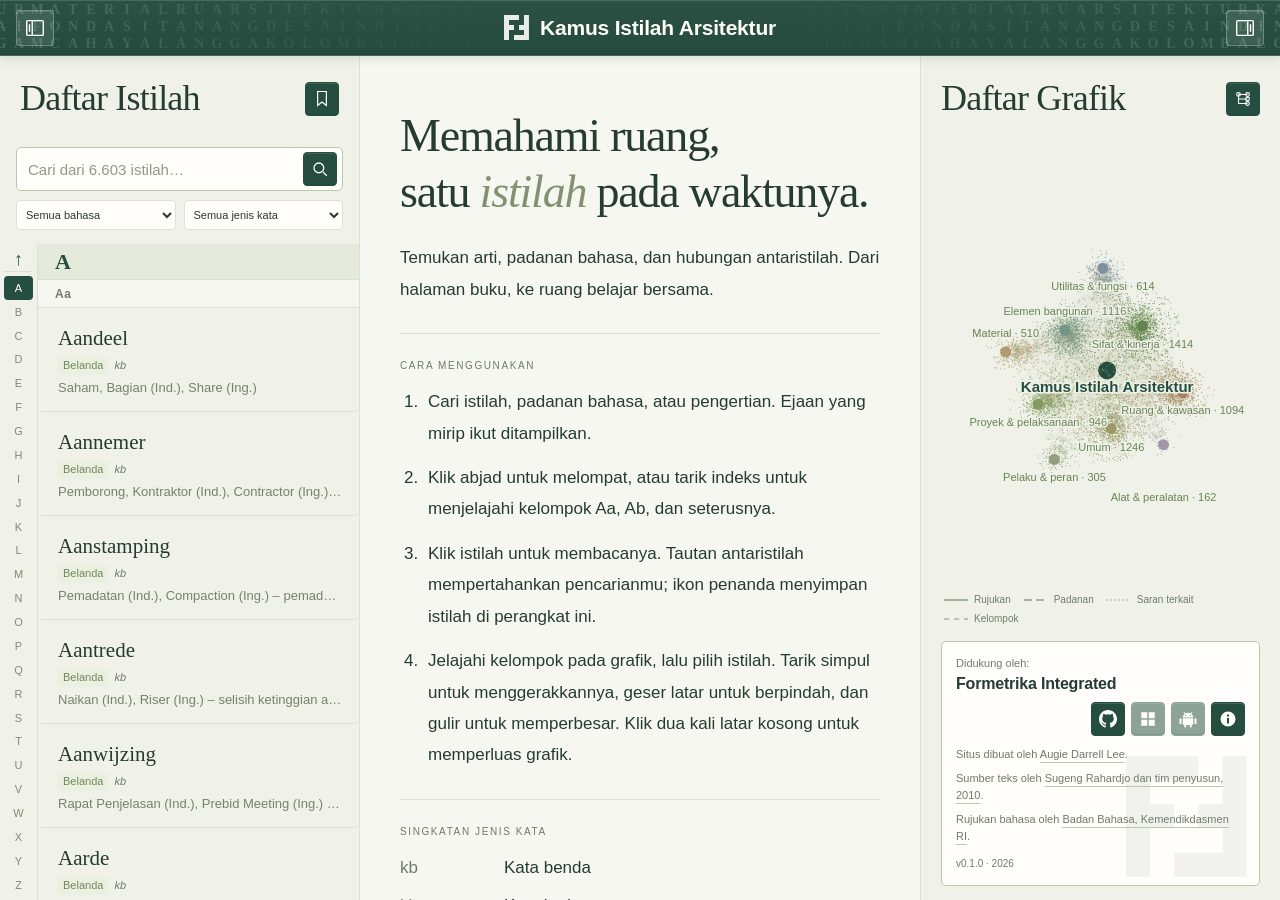
<file: index.html>
<!doctype html>
<html lang="id">
<head>
<meta charset="utf-8"><meta name="viewport" content="width=device-width, initial-scale=1">
<meta name="description" content="Kamus Istilah Arsitektur karya Sugeng Rahardjo. Cari istilah lintas bahasa, baca rujukan, dan jelajahi ilustrasi.">
<meta name="theme-color" content="#254d40"><title>Kamus Istilah Arsitektur</title>
<link rel="icon" href="assets/images/favicon.svg?v=20261027-57" type="image/svg+xml"><link rel="stylesheet" href="assets/css/base.css?v=20261027-57"><link rel="stylesheet" href="assets/css/styles.css?v=20261027-57"><link rel="stylesheet" href="assets/css/theme.css?v=20261027-57">
<script src="site-config.js?v=20261027-57" defer></script><script src="assets/js/kbbi-format.js?v=20261027-57" defer></script><script src="assets/js/reader-data.js?v=20261027-57" defer></script><script src="data/reader.js?v=20261027-57" defer></script><script src="data/reference-cache.js?v=20261027-57" defer></script><script src="assets/js/shared.js?v=20261027-57" defer></script><script src="assets/js/search.js?v=20261027-57" defer></script><script src="assets/js/references.js?v=20261027-57" defer></script><script src="assets/js/graph-input.js?v=20261027-57" defer></script><script src="assets/js/graph.js?v=20261027-57" defer></script><script src="assets/js/global-graph.js?v=20261027-57" defer></script><script src="assets/js/list-layout.js?v=20261027-57" defer></script><script src="assets/js/alphabet-rail.js?v=20261027-57" defer></script><script src="assets/js/entry-content.js?v=20261027-57" defer></script><script src="assets/js/panel-layout.js?v=20261027-57" defer></script><script src="assets/js/entry-view.js?v=20261027-57" defer></script><script src="assets/js/app.js?v=20261027-57" defer></script>
</head>
<body>
<a class="skip" href="#search">Langsung ke pencarian</a>

<header class="site-header" aria-label="Navigasi utama"><button id="toggle-terms" class="titlebar-toggle" aria-controls="sidebar" aria-expanded="true" aria-label="Sembunyikan Daftar Istilah" title="Daftar Istilah"><svg viewBox="0 0 24 24" aria-hidden="true"><rect x="3" y="4" width="18" height="16" rx="1"/><path d="M9 4v16M6 8v8"/></svg></button><a id="home-link" class="site-title" href="#home" aria-label="Kamus Istilah Arsitektur, beranda"><span class="titlebar-brand" aria-hidden="true"></span><span class="site-title-text">Kamus Istilah Arsitektur</span></a><button id="toggle-graph" class="titlebar-toggle" aria-controls="visual-panel" aria-expanded="true" aria-label="Sembunyikan Daftar Grafik" title="Daftar Grafik"><svg viewBox="0 0 24 24" aria-hidden="true"><rect x="3" y="4" width="18" height="16" rx="1"/><path d="M15 4v16M18 8v8"/></svg></button></header>
<div class="app-shell">
<aside class="sidebar" id="sidebar" aria-label="Daftar istilah">

<div class="column-heading list-heading"><h2 class="column-title">Daftar Istilah</h2><button id="nav-saved" class="heading-icon bookmark-toggle" aria-label="Tampilkan istilah tersimpan" aria-pressed="false"><svg viewBox="0 0 16 20" aria-hidden="true"><path d="M3 2h10v16l-5-4-5 4V2Z"/></svg></button></div>

<div id="sidebar-search-slot" class="sidebar-search"><div id="search-controls" class="search-controls"><form id="search-form" class="search-box" role="search"><label class="sr-only" for="search">Cari istilah, padanan, atau pengertian</label><input id="search" type="search" aria-keyshortcuts="/" placeholder="Cari dari 6.603 istilah…" autocomplete="off" spellcheck="false"><button id="search-action" class="search-submit" type="submit" aria-label="Cari istilah"><svg viewBox="0 0 24 24" aria-hidden="true"><circle cx="10.5" cy="10.5" r="6.5"/><path d="m16 16 5 5"/></svg></button></form><div class="filters"><label><span class="sr-only">Bahasa istilah</span><select id="language"><option value="">Semua bahasa</option></select></label><label><span class="sr-only">Jenis kata</span><select id="word-type"><option value="">Semua jenis kata</option><option value="kb">Kata benda · kb</option><option value="kk">Kata kerja · kk</option><option value="aj">Kata sifat · aj</option><option value="ks">Kata sambung · ks</option><option value="other">Label lainnya</option></select></label></div></div></div>
<span id="result-count" class="sr-only" role="status" aria-live="polite"></span>
<div class="index-and-list"><nav id="alphabet" class="alphabet" aria-label="Indeks abjad"></nav><output id="alphabet-preview" class="alphabet-preview" aria-hidden="true" hidden></output><div id="term-scroll" class="term-scroll" tabindex="0" aria-label="Daftar istilah, gulir untuk menjelajahi A sampai Z"><div id="results" role="list"></div></div><div id="suggestions" class="suggestions" aria-live="polite"></div></div>
</aside>
<main class="workspace">


<div class="reading-layout"><div class="center-column"><section id="entry-header" class="entry-summary" aria-label="Istilah terpilih" hidden></section><div id="reader-scroll" class="reader-scroll" tabindex="0" aria-label="Bacaan istilah"><div class="reader-grid"><section id="home-content" class="home-content" aria-labelledby="home-title" hidden>
<h1 id="home-title">Memahami ruang,<br>satu <em>istilah</em> pada waktunya.</h1>
<p class="home-intro">Temukan arti, padanan bahasa, dan hubungan antaristilah. Dari halaman buku, ke ruang belajar bersama.</p>

<section class="content-section home-section"><h2 class="mini-label">CARA MENGGUNAKAN</h2><ol class="usage-list"><li>Cari istilah, padanan bahasa, atau pengertian. Ejaan yang mirip ikut ditampilkan.</li><li>Klik abjad untuk melompat, atau tarik indeks untuk menjelajahi kelompok Aa, Ab, dan seterusnya.</li><li>Klik istilah untuk membacanya. Tautan antaristilah mempertahankan pencarianmu; ikon penanda menyimpan istilah di perangkat ini.</li><li>Jelajahi kelompok pada grafik, lalu pilih istilah. Tarik simpul untuk menggerakkannya, geser latar untuk berpindah, dan gulir untuk memperbesar. Klik dua kali latar kosong untuk memperluas grafik.</li></ol></section>
<section class="content-section home-section"><h2 class="mini-label">SINGKATAN JENIS KATA</h2><dl class="abbreviation-list"><dt>kb</dt><dd>Kata benda</dd><dt>kk</dt><dd>Kata kerja</dd><dt>aj</dt><dd>Kata sifat</dd><dt>ks</dt><dd>Kata sambung</dd><dt>kkt</dt><dd>Kata kerja transitif</dd></dl></section>
<section class="content-section home-section"><h2 class="mini-label">SINGKATAN BAHASA</h2><dl class="abbreviation-list"><dt>Ind.</dt><dd>Indonesia</dd><dt>Ing.</dt><dd>Inggris</dd><dt>Bld.</dt><dd>Belanda</dd><dt>Per.</dt><dd>Prancis</dd><dt>Jer.</dt><dd>Jerman</dd><dt>Lat.</dt><dd>Latin</dd><dt>Ar.</dt><dd>Arab</dd><dt>It.</dt><dd>Italia</dd><dt>Jw.</dt><dd>Jawa</dd><dt>Sd.</dt><dd>Sunda</dd><dt>Jp.</dt><dd>Jepang</dd></dl></section>
<section class="content-section home-section"><h2 class="mini-label">SINGKATAN LAIN</h2><dl class="abbreviation-list"><dt>lih.</dt><dd>Lihat istilah yang dirujuk</dd><dt>mis.</dt><dd>Misalnya</dd><dt>dsb.</dt><dd>Dan sebagainya</dd></dl></section>
</section><article id="detail" class="detail" aria-label="Detail istilah"><section id="images-panel" class="content-section entry-media" aria-label="Gambar"><div class="visual-heading"><h3 class="mini-label">GAMBAR</h3></div><p id="media-status" class="online-status" aria-live="polite"></p><div class="entry-gallery"><div id="curated-images"></div><div id="media-results" class="media-results"></div></div><a id="google-images-link" class="google-images-link" target="_blank" rel="noopener noreferrer">Lihat hasil Google Gambar ↗</a></section></article></div><div id="mobile-footer-slot" class="mobile-footer-slot"></div></div></div><aside id="visual-panel" class="visual-panel" aria-label="Grafik Istilah"><div class="column-heading graph-column-heading"><h2 class="column-title">Daftar Grafik</h2><button id="graph-view-toggle" class="heading-icon" aria-label="Tampilan grafik" aria-haspopup="menu" aria-controls="graph-view-menu" aria-expanded="false"><svg viewBox="0 0 24 24" aria-hidden="true"><path d="M6 6h12M6 6v12h12M6 12h12"/><circle cx="6" cy="6" r="2.5"/><circle cx="18" cy="6" r="2.5"/><circle cx="18" cy="12" r="2.5"/><circle cx="18" cy="18" r="2.5"/></svg></button><div id="graph-view-menu" class="graph-view-menu" role="menu" hidden><button role="menuitemradio" aria-checked="false" data-graph-choice="local:1">Lokal · 1 langkah</button><button role="menuitemradio" aria-checked="false" data-graph-choice="local:2">Lokal · 2 langkah</button><button role="menuitemradio" aria-checked="false" data-graph-choice="local:3">Lokal · 3 langkah</button></div></div><div id="graph-panel" aria-label="Grafik hubungan istilah"></div><footer class="site-footer" aria-label="Tentang situs"><img class="footer-watermark" src="assets/images/formetrika.svg" alt="" aria-hidden="true"><div class="footer-heading"><div class="sponsor-copy"><p class="sponsor-label">Didukung oleh:</p><p class="sponsor-name">Formetrika Integrated</p></div><div class="footer-actions"><a id="footer-github-link" class="heading-icon footer-action" role="button" aria-label="GitHub · segera hadir" aria-disabled="true" tabindex="0" title="GitHub · segera hadir" target="_blank" rel="noopener noreferrer"><svg viewBox="0 0 24 24" aria-hidden="true"><path d="M12 0C5.37 0 0 5.373 0 12c0 5.303 3.438 9.8 8.205 11.385.6.113.82-.258.82-.577v-2.234c-3.338.726-4.043-1.416-4.043-1.416-.546-1.387-1.333-1.756-1.333-1.756-1.09-.745.083-.729.083-.729 1.205.085 1.839 1.237 1.839 1.237 1.07 1.834 2.807 1.304 3.492.997.108-.775.418-1.305.762-1.605-2.665-.304-5.467-1.334-5.467-5.931 0-1.31.469-2.381 1.236-3.221-.123-.303-.535-1.523.117-3.176 0 0 1.008-.322 3.301 1.23a11.5 11.5 0 0 1 6.006 0c2.291-1.552 3.297-1.23 3.297-1.23.654 1.653.242 2.873.119 3.176.77.84 1.235 1.911 1.235 3.221 0 4.609-2.807 5.624-5.479 5.921.43.372.823 1.102.823 2.222v3.294c0 .322.216.694.825.576C20.565 21.797 24 17.3 24 12 24 5.373 18.627 0 12 0Z"/></svg></a><a id="download-windows" class="heading-icon footer-action" role="button" aria-label="Unduh untuk Windows · segera hadir" aria-disabled="true" tabindex="0" title="Windows · segera hadir" target="_blank" rel="noopener noreferrer"><svg viewBox="0 0 24 24" aria-hidden="true"><path d="M3 3h8v8H3Zm10 0h8v8h-8ZM3 13h8v8H3Zm10 0h8v8h-8Z" fill="currentColor" stroke="none"/></svg></a><a id="download-android" class="heading-icon footer-action" role="button" aria-label="Unduh untuk Android · segera hadir" aria-disabled="true" tabindex="0" title="Android · segera hadir" target="_blank" rel="noopener noreferrer"><svg viewBox="0 0 24 24" aria-hidden="true"><path fill-rule="evenodd" d="m7.4 5.1-1.2-2a.6.6 0 0 1 1-.6l1.3 2.1a8 8 0 0 1 7 0l1.3-2.1a.6.6 0 0 1 1 .6l-1.2 2A7 7 0 0 1 19 10H5a7 7 0 0 1 2.4-4.9ZM8 7.2a.8.8 0 1 0 1.6 0 .8.8 0 0 0-1.6 0Zm6.4 0a.8.8 0 1 0 1.6 0 .8.8 0 0 0-1.6 0Z"/><path d="M5 11h14v7a2 2 0 0 1-2 2v2a1.3 1.3 0 0 1-2.6 0v-2H9.6v2A1.3 1.3 0 0 1 7 22v-2a2 2 0 0 1-2-2ZM2 11a1.3 1.3 0 0 1 1.3 1.3v5.4a1.3 1.3 0 0 1-2.6 0v-5.4A1.3 1.3 0 0 1 2 11Zm20 0a1.3 1.3 0 0 1 1.3 1.3v5.4a1.3 1.3 0 0 1-2.6 0v-5.4A1.3 1.3 0 0 1 22 11Z"/></svg></a><button id="nav-about" class="heading-icon info-button" aria-label="Tentang kamus" aria-expanded="false"><svg viewBox="0 0 24 24" aria-hidden="true"><path fill-rule="evenodd" d="M12 2a10 10 0 1 0 0 20 10 10 0 0 0 0-20Zm-1.3 4h2.6v2.6h-2.6Zm0 4.5h2.6V18h-2.6Z"/></svg></button></div></div><p id="maintainer-credit"></p><p>Sumber teks oleh <a href="https://kamusarsitektur.blogspot.com/p/pengantar-dari-penyusun.html" target="_blank" rel="noopener noreferrer">Sugeng Rahardjo dan tim penyusun, 2010</a>.</p><p>Rujukan bahasa oleh <a href="https://kbbi.kemendikdasmen.go.id/" target="_blank" rel="noopener noreferrer" title="KBBI Daring — Badan Pengembangan dan Pembinaan Bahasa, Kementerian Pendidikan Dasar dan Menengah">Badan Bahasa, Kemendikdasmen RI</a>.</p><p id="footer-version" class="footer-version">v0.1.0 · 2026</p></footer></aside></div>
</main>
</div>
<button id="sidebar-backdrop" class="sidebar-backdrop" hidden aria-label="Tutup panel"></button>
<dialog id="about-dialog" aria-labelledby="about-title"><button class="dialog-close" id="close-about" aria-label="Tutup">×</button><div class="eyebrow">TENTANG KAMUS</div><h2 id="about-title">Pengetahuan yang<br>terus hidup.</h2><p><strong>Kamus Istilah Arsitektur 2010</strong> disusun oleh Dr. Ir. Sugeng Rahardjo, M.Arch. Sumber digital berasal dari blog Rudy Novian / tim penyusun.</p><p id="about-stats"></p><p id="about-maintainer"></p><p>Teks sumber dan atribusi penyusun dipertahankan. Padanan serta rujukan otomatis tetap memerlukan pemeriksaan penyunting. Wikipedia, Wiktionary, dan gambar daring membutuhkan internet; halaman yang belum ditemukan tidak diberi tautan tebakan.</p><p>Hak atas teks kamus tetap pada pemilik karya. Status izin dan lisensi materi sumber terpisah dari kode situs.</p><div class="about-links"><a href="https://kamusarsitektur.blogspot.com/p/pengantar-dari-penyusun.html" target="_blank" rel="noopener noreferrer">Pengantar penyusun ↗</a><a href="https://kamusarsitektur.blogspot.com/p/sugeng-rahardjo-riwayat-hidup.html" target="_blank" rel="noopener noreferrer">Tentang penyusun ↗</a><a id="editor-link" href="editor.html">Penyunting istilah ↗</a><a id="github-link" hidden target="_blank" rel="noopener noreferrer">GitHub ↗</a></div></dialog>
<div id="toast" role="status" class="toast" hidden></div>
</body></html>
</file>
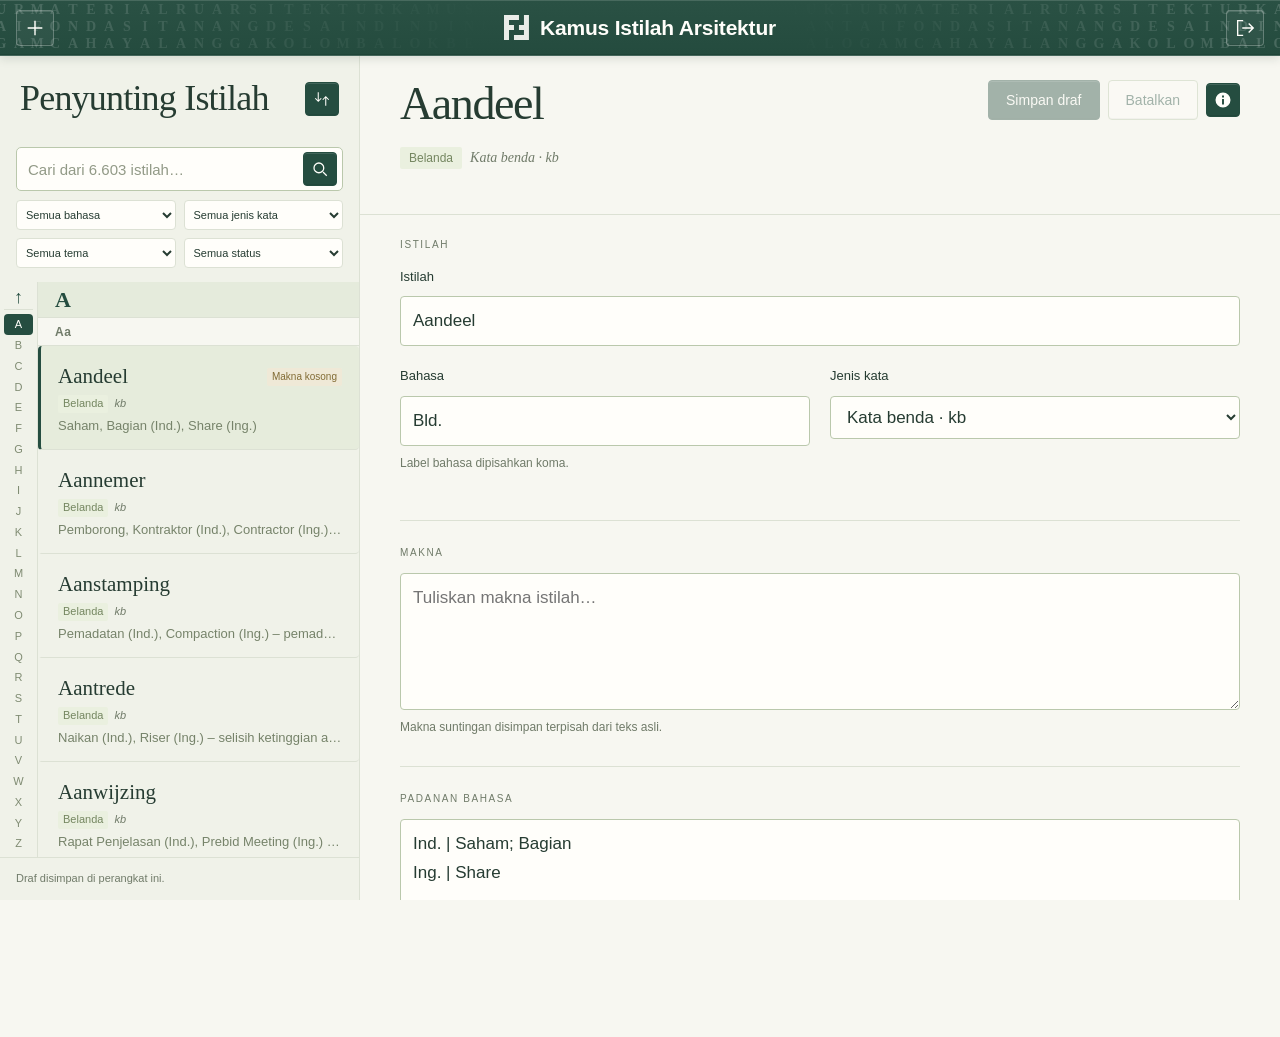
<file: editor.html>
<!doctype html>
<html lang="id">
<head>
<meta charset="utf-8">
<meta name="viewport" content="width=device-width,initial-scale=1">
<meta name="robots" content="noindex">
<meta name="theme-color" content="#254d40">
<title>Kamus Istilah Arsitektur</title>
<link rel="icon" href="assets/images/favicon.svg?v=20261027-57" type="image/svg+xml">
<link rel="stylesheet" href="assets/css/theme.css?v=20261027-57">
<link rel="stylesheet" href="assets/css/base.css?v=20261027-57">
<link rel="stylesheet" href="assets/css/styles.css?v=20261027-57">
<link rel="stylesheet" href="assets/css/editor.css?v=20261027-57">
<script src="site-config.js?v=20261027-57" defer></script>
<script src="assets/js/kbbi-format.js?v=20261027-57" defer></script>
<script src="data/dictionary.js?v=20261027-57" defer></script>
<script src="assets/js/shared.js?v=20261027-57" defer></script>
<script src="assets/js/entry-content.js?v=20261027-57" defer></script>
<script src="assets/js/reader-data.js?v=20261027-57" defer></script>
<script src="assets/js/search.js?v=20261027-57" defer></script>
<script src="assets/js/associations-builder.js?v=20261027-57" defer></script>
<script src="assets/js/list-layout.js?v=20261027-57" defer></script>
<script src="assets/js/alphabet-rail.js?v=20261027-57" defer></script>
<script src="assets/js/panel-layout.js?v=20261027-57" defer></script>
<script src="assets/js/entry-view.js?v=20261027-57" defer></script>
<script src="assets/js/editor-model.js?v=20261027-57" defer></script>
<script src="assets/js/editor.js?v=20261027-57" defer></script>
</head>
<body class="editor-body">
<a class="skip" href="#editor-search">Langsung ke pencarian</a>
<header class="site-header" aria-label="Navigasi penyunting">
  <button id="new-entry" class="titlebar-toggle" aria-label="Tambah istilah" title="Tambah istilah"><svg viewBox="0 0 24 24" aria-hidden="true"><path d="M12 4v16M4 12h16"/></svg></button>
  <span class="site-title"><span class="titlebar-brand" aria-hidden="true"></span><span class="site-title-text">Kamus Istilah Arsitektur</span></span>
  <a id="exit-editor" class="titlebar-toggle" href="index.html" aria-label="Keluar penyunting dan kembali ke kamus" title="Kembali ke kamus"><svg viewBox="0 0 24 24" aria-hidden="true"><path d="M10 4H4v16h6M9 12h12m-5-5 5 5-5 5"/></svg></a>
</header>
<div class="app-shell editor-shell">
  <aside id="sidebar" class="sidebar editor-sidebar" aria-label="Penyunting istilah">
    <div class="column-heading list-heading">
      <h1 class="column-title">Penyunting Istilah</h1>
      <button id="editor-tools-toggle" class="heading-icon" aria-label="Kelola data" title="Kelola data" aria-haspopup="menu" aria-expanded="false" aria-controls="editor-tools-menu"><svg viewBox="0 0 24 24" aria-hidden="true"><path d="M7 3v12m-4-4 4 4 4-4M17 21V9m-4 4 4-4 4 4"/></svg></button>
      <div id="editor-tools-menu" class="graph-view-menu" role="menu" hidden>
        <button id="import-button" role="menuitem">Buka data JSON</button>
        <button id="export-data" role="menuitem">Unduh pembaruan ZIP</button>
        <button id="restore-site" role="menuitem">Cadangkan draf &amp; buka data situs</button>
      </div>
    </div>
    <input id="import-data" type="file" accept=".json,application/json" hidden>
    <div class="sidebar-search">
      <form id="editor-search-form" class="search-box" role="search">
        <label class="sr-only" for="editor-search">Cari istilah untuk disunting</label>
        <input id="editor-search" type="search" placeholder="Cari dari 6.603 istilah…" autocomplete="off" spellcheck="false">
        <button id="editor-search-action" class="search-submit" type="submit" aria-label="Cari istilah"><svg viewBox="0 0 24 24" aria-hidden="true"><circle cx="10.5" cy="10.5" r="6.5"/><path d="m16 16 5 5"/></svg></button>
      </form>
      <div class="filters">
        <label><span class="sr-only">Bahasa istilah</span><select id="editor-language"><option value="">Semua bahasa</option></select></label>
        <label><span class="sr-only">Jenis kata</span><select id="editor-word-type"><option value="">Semua jenis kata</option><option value="kb">Kata benda · kb</option><option value="kk">Kata kerja · kk</option><option value="aj">Kata sifat · aj</option><option value="ks">Kata sambung · ks</option><option value="other">Label lainnya</option></select></label>
        <label><span class="sr-only">Tema istilah</span><select id="editor-theme"><option value="">Semua tema</option></select></label>
        <label><span class="sr-only">Status istilah</span><select id="editor-status"><option value="">Semua status</option></select></label>
      </div>
    </div>
    <span id="editor-count" class="sr-only" role="status" aria-live="polite"></span>
    <div class="index-and-list">
      <nav id="editor-alphabet" class="alphabet" aria-label="Indeks abjad"></nav>
      <output id="editor-alphabet-preview" class="alphabet-preview" aria-hidden="true" hidden></output>
      <div id="editor-list-scroll" class="term-scroll" tabindex="0" aria-label="Daftar istilah untuk disunting"><div id="editor-list" role="list"></div></div>
    </div>
    <p id="draft-status" class="editor-draft-status" role="status" aria-live="polite">Draf disimpan di perangkat ini.</p>
  </aside>
  <main id="editor-main" class="center-column editor-main">
    <section class="entry-summary" aria-label="Istilah yang disunting">
      <div class="entry-summary-inner">
        <button id="back-to-list" class="editor-back" type="button">← Daftar istilah</button>
        <div class="entry-heading"><h2 id="editing-title">Pilih sebuah istilah</h2><div class="editor-form-actions"><button id="save-entry" class="primary-button" form="entry-form" type="submit" disabled>Simpan draf</button><button id="cancel-edit" class="secondary-button" type="button" disabled>Batalkan</button><button id="editor-help" class="heading-icon info-button" aria-label="Cara menggunakan penyunting" aria-expanded="false"><svg viewBox="0 0 24 24" aria-hidden="true"><path fill-rule="evenodd" d="M12 2a10 10 0 1 0 0 20 10 10 0 0 0 0-20Zm-1.3 4h2.6v2.6h-2.6Zm0 4.5h2.6V18h-2.6Z"/></svg></button></div></div>
        <div id="editing-tags" class="detail-tags"></div>
        <p id="form-status" class="editor-form-status" role="status" aria-live="polite"></p>
      </div>
    </section>
    <div id="editor-scroll" class="reader-scroll">
      <div class="reader-grid">
        <form id="entry-form" class="editor-form" novalidate>
          <section class="content-section editor-section">
            <h3 class="mini-label">ISTILAH</h3>
            <label class="field">Istilah<input id="edit-term" required maxlength="200" placeholder="Contoh: Beton Bertulang"></label>
            <div class="form-columns">
              <label class="field">Bahasa<input id="edit-language" placeholder="Ind., Ing., Bld."><small>Label bahasa dipisahkan koma.</small></label>
              <label class="field">Jenis kata<select id="edit-word-type"><option value="">Belum ditandai</option><option value="kb">Kata benda · kb</option><option value="kk">Kata kerja · kk</option><option value="aj">Kata sifat · aj</option><option value="ks">Kata sambung · ks</option><option value="kkt">Kata kerja transitif · kkt</option><option value="adv">Kata keterangan · adv</option><option value="num">Kata bilangan · num</option><option value="pron">Kata ganti · pron</option><option value="p">Partikel · p</option><option value="interj">Kata seru · interj</option><option value="kkv">Label sumber · kkv</option></select></label>
            </div>
          </section>
          <section class="content-section editor-section">
            <h3 class="mini-label">MAKNA</h3>
            <label class="field"><span class="sr-only">Makna istilah</span><textarea id="edit-definition" rows="4" placeholder="Tuliskan makna istilah…"></textarea><small>Makna suntingan disimpan terpisah dari teks asli.</small></label>
            <details id="editor-kbbi-iii" class="supplemental-preview" hidden><summary>Makna dari KBBI III · rujukan</summary><div id="editor-kbbi-text" class="readonly-meaning"></div></details>
          </section>
          <section class="content-section editor-section">
            <h3 class="mini-label">PADANAN BAHASA</h3>
            <label class="field"><span class="sr-only">Padanan bahasa</span><textarea id="edit-translations" rows="3" placeholder="Ing. | Reinforced Concrete; RC&#10;Bld. | Gewapendbeton"></textarea><small>Satu bahasa per baris: bahasa | istilah; istilah lain.</small></label>
          </section>
          <section class="content-section editor-section">
            <h3 class="mini-label">LIHAT</h3>
            <label class="field"><span class="sr-only">Rujukan istilah</span><textarea id="edit-related" rows="3" placeholder="Acuan&#10;Formwork"></textarea><small>Satu istilah per baris.</small></label>
            <div id="editor-related-preview" class="related-chips"></div>
          </section>
          <section class="content-section editor-section">
            <h3 class="mini-label">GRAFIK ISTILAH</h3>
            <label class="check-label"><input id="edit-auto-themes" type="checkbox" checked>Gunakan pengelompokan otomatis</label>
            <div id="editor-current-themes" class="editor-theme-summary"></div>
            <details class="theme-picker"><summary>Pilih tema</summary><div id="edit-themes" class="theme-options"></div></details>
          </section>
          <section class="content-section editor-section">
            <h3 class="mini-label">GAMBAR</h3>
            <div id="image-fields" class="image-fields"></div>
            <details class="editor-advanced"><summary>Pencarian gambar daring</summary>
              <label class="field">Kata kunci pengganti<input id="edit-image-query" placeholder="Kosongkan untuk memakai istilah saat ini"></label>
              <label class="field">Konteks yang harus cocok<input id="edit-image-context" placeholder="Contoh: concrete, formwork, beton"><small>Pisahkan kata atau frasa dengan koma.</small></label>
            </details>
          </section>
          <section class="content-section editor-section">
            <h3 class="mini-label">BACA LEBIH LANJUT</h3>
            <div id="editor-reference-grid" class="reference-grid">
              <section id="editor-kbbi-link" class="reference-provider"><h4 class="provider-heading">KBBI VI</h4><a id="editor-kbbi-url" class="reference-link" target="_blank" rel="noopener noreferrer"></a></section>
              <section class="reference-provider"><label class="field"><span class="provider-heading">Wiktionary</span><textarea id="edit-wiktionary" rows="3" placeholder="URL artikel Wiktionary, satu per baris"></textarea></label></section>
              <section class="reference-provider"><label class="field"><span class="provider-heading">Wikipedia</span><textarea id="edit-wikipedia" rows="3" placeholder="URL artikel Wikipedia, satu per baris"></textarea></label></section>
            </div>
          </section>
          <section class="content-section editor-section">
            <h3 class="mini-label">SUMBER</h3>
            <div class="form-columns"><label class="field">Nama sumber<input id="edit-source-label" placeholder="Nama buku, penulis, atau sumber lain"></label><label class="field">URL sumber<input id="edit-source-url" type="url" placeholder="https://…"></label></div>
            <details class="source-original"><summary>Teks sumber asli</summary><p id="editing-id" class="entry-id"></p><pre id="original-text"></pre></details>
          </section>
          <section class="content-section editor-section">
            <h3 class="mini-label">TINJAUAN</h3>
            <p id="source-flags" class="source-flags"></p>
            <label class="field">Catatan perubahan<textarea id="edit-note" rows="2" placeholder="Contoh: Menyesuaikan tema dan memperbaiki ejaan."></textarea></label>
            <label class="check-label"><input id="edit-reviewed" type="checkbox">Tinjauan selesai</label>
            <p class="field-help">Draf tetap tersimpan di perangkat ini. Gunakan Kelola data untuk mengunduh ZIP pembaruan.</p>
          </section>
        </form>
      </div>
    </div>
  </main>
</div>
<dialog id="editor-help-dialog" aria-labelledby="editor-help-title">
  <button id="close-editor-help" class="dialog-close" aria-label="Tutup">×</button>
  <div class="eyebrow">PANDUAN PENYUNTING</div>
  <h2 id="editor-help-title">Merawat istilah,<br>menjaga sumber.</h2>
  <p>Cari istilah atau gunakan indeks abjad. Filter bahasa, jenis kata, tema, dan status membantu memilih entri yang perlu diperiksa. Tombol + di kiri atas menambahkan istilah baru.</p>
  <p>Sunting makna, padanan bahasa, rujukan, tema, gambar, dan sumber pada bagian yang sesuai. Padanan memakai satu baris per bahasa: <strong>Ing. | istilah; istilah lain</strong>. Teks sumber asli dan KBBI III disimpan sebagai arsip.</p>
  <p>Biarkan pengelompokan otomatis aktif atau matikan untuk memilih tema sendiri. Untuk gambar, isi alamat berkas, judul, deskripsi, pembuat, izin, dan halaman sumber. Tautan Wikipedia dan Wiktionary harus menuju artikel langsung.</p>
  <p><strong>Simpan draf</strong> menyimpan perubahan di browser ini. Gunakan <strong>Batalkan</strong> untuk membuang perubahan formulir yang belum disimpan. Simpan atau batalkan sebelum berganti istilah atau keluar.</p>
  <p>Di menu Kelola data sebelah judul Penyunting Istilah, pilih <strong>Unduh pembaruan ZIP</strong>. Ekstrak berkasnya, cadangkan folder data situs, lalu ganti dengan folder data hasil ekspor. Periksa hasilnya di kamus sebelum membuat commit dan mengirimnya ke GitHub.</p>
  <p>Status dapat tumpang tindih. Entri yang sudah ditinjau masih dapat belum memiliki gambar kurasi. Draf tidak langsung mengubah situs daring. Pada ponsel, gunakan <strong>Daftar istilah</strong> untuk kembali ke daftar.</p>
</dialog>
<div id="toast" class="toast" role="status" hidden></div>
</body>
</html>
</file>
<file: assets/css/base.css>
/* Shared foundation for the dictionary and content editor. Colors/sizes live in theme.css. */
* { box-sizing: border-box; }
html, body { margin: 0; height: 100%; color: var(--ink); background: var(--page-bg); font: var(--base-size) var(--body-font); }
button, input, select, textarea { font: inherit; color: inherit; }
button, a, input, select { -webkit-tap-highlight-color: transparent; }
button { cursor: pointer; background: none; border: 0; border-radius: var(--control-radius); }
button:disabled { opacity: .4; cursor: default; }
a { color: inherit; text-underline-offset: 4px; }
:is(button, a, input, select, textarea, [tabindex]):focus-visible { outline: 3px solid #ae9453; outline-offset: 3px; }
button svg { pointer-events: none; }
svg, img { display: block; }
[hidden] { display: none !important; }
.sr-only { position: absolute; width: 1px; height: 1px; padding: 0; overflow: hidden; clip: rect(0,0,0,0); white-space: nowrap; }
.skip { position: absolute; left: 15px; top: -80px; z-index: 100; background: var(--accent); color: var(--surface); padding: 12px; }
.skip:focus { top: 12px; }
.eyebrow, .mini-label { font: 500 10px/1.6 var(--body-font); letter-spacing: 1.6px; color: var(--muted); margin: 0 0 12px; }
.check-label { font-size: 12px; display: flex; align-items: center; gap: 6px; color: var(--muted); cursor: pointer; }
.check-label input { accent-color: var(--accent); width: 14px; height: 14px; margin: 0; }
:is(.heading-icon, .bookmark, .graph-steps, .dialog-close, .search-submit, .titlebar-toggle) {
  width: var(--control-size); height: var(--control-size); flex-shrink: 0;
  display: inline-flex; align-items: center; justify-content: center; padding: 7px;
  background: var(--accent); color: var(--surface); border: 1px solid var(--accent);
  border-radius: var(--control-radius); box-shadow: var(--control-bevel);
}
:is(.heading-icon, .bookmark, .graph-steps, .search-submit):hover { background: var(--selection); color: var(--accent); }
:is(.heading-icon.active, .heading-icon.open, .bookmark.saved, .info-button[aria-expanded=true]) { background: var(--surface); color: var(--accent); }
:is(.heading-icon, .bookmark, .graph-steps, .titlebar-toggle) svg { width: 20px; height: 20px; fill: none; stroke: currentColor; stroke-width: 1.4; }
.bookmark svg, .bookmark-toggle svg { width: 14px; height: 19px; }
.bookmark.saved svg, .bookmark-toggle.active svg { fill: currentColor; }
.info-button svg { fill: currentColor; stroke: none; }
.primary-button { background: var(--accent); color: var(--surface); border: 1px solid var(--accent); border-radius: var(--control-radius); box-shadow: var(--control-bevel); font-size: 14px; padding: 11px 17px; white-space: nowrap; }
.primary-button:hover { filter: brightness(1.1); }
.secondary-button { background: var(--surface); color: var(--accent); border: 1px solid var(--field-border); border-radius: var(--control-radius); box-shadow: var(--control-bevel); font-size: 14px; padding: 11px 17px; white-space: nowrap; }
.secondary-button:hover { background: var(--selection); }
.heading-icon[aria-haspopup=menu]:not(.open):hover { background: var(--accent); color: var(--surface); }
.toast { position: fixed; bottom: 24px; left: 50%; transform: translateX(-50%); z-index: 100; background: var(--accent); color: var(--surface); padding: 13px 20px; border-radius: var(--control-radius); box-shadow: 0 6px 25px #23412630; max-width: 90vw; font-size: 14px; }
@media (prefers-reduced-motion: reduce) { * { scroll-behavior: auto !important; transition: none !important; } }
</file>
<file: assets/css/styles.css>
/* Shell: both reading states use this one layout. */
body { overflow: hidden; display: flex; flex-direction: column; --sidebar-width: var(--side-column-width); --media-width: var(--side-column-width); }
.site-header { position: relative; isolation: isolate; height: var(--titlebar-height); flex: 0 0 var(--titlebar-height); display: grid; grid-template-columns: 38px minmax(0,1fr) 38px; align-items: center; gap: 14px; padding: 8px 16px; background: var(--accent) linear-gradient(180deg,#ffffff06,#00000006); color: var(--surface); border-bottom: 1px solid #ffffff20; box-shadow: inset 0 1px 0 #ffffff24,inset 0 -1px 0 #061b1226,0 3px 9px #18332720; z-index: 60; }
.site-header::before { content: ''; position: absolute; inset: 0; pointer-events: none; background: url('../images/titlebar-pattern.svg') center/864px 54px repeat-x; opacity: .16; mask-image: linear-gradient(90deg,#000,transparent 39%,transparent 61%,#000); }
.site-header > * { position: relative; z-index: 1; }
.site-title { display: flex; justify-content: center; align-items: center; gap: 11px; min-width: 0; text-decoration: none; white-space: nowrap; font: 600 21px/1.2 var(--body-font); letter-spacing: -.2px; }
.site-title-text { min-width: 0; overflow: hidden; text-overflow: ellipsis; }
.titlebar-brand { flex: 0 0 25px; width: 25px; height: 25px; background: currentColor; opacity: .9; mask: url('../images/formetrika.svg') center/contain no-repeat; }
.titlebar-toggle { width: 38px; height: 36px; border-color: #ffffff42; background: #ffffff0b; color: inherit; }
.titlebar-toggle.active { background: #ffffff1c; }
.titlebar-toggle:hover { background: #ffffff30; }
.titlebar-toggle svg { width: 22px; height: 22px; stroke-width: 1.5; }
.app-shell { display: grid; grid-template-columns: var(--sidebar-width) minmax(0,1fr); flex: 1; min-height: 0; width: 100%; }
.workspace, .center-column { display: flex; flex-direction: column; min-width: 0; min-height: 0; overflow: hidden; }
.reading-layout { display: grid; grid-template-columns: minmax(0,1fr) var(--media-width); flex: 1; min-height: 0; overflow: hidden; }
.terms-hidden .app-shell, .graph-hidden .reading-layout { grid-template-columns: minmax(0,1fr); }
.sidebar, .visual-panel { display: flex; flex-direction: column; min-height: 0; min-width: 0; background: var(--sidebar-bg); }
.sidebar { border-right: 1px solid var(--line); z-index: 20; }
.visual-panel { padding: 0 20px; border-left: 1px solid var(--line); overflow: hidden; }
.column-heading { display: flex; align-items: center; justify-content: space-between; gap: 10px; position: relative; flex-shrink: 0; padding: 22px 0 18px; }
.list-heading { padding-inline: 20px; }
.column-title { font: 400 36px/1.15 var(--heading-font); letter-spacing: -.8px; margin: 0; min-width: 0; }
.reader-scroll { flex: 1; min-height: 0; overflow-y: auto; overflow-x: hidden; overscroll-behavior: contain; }
.reader-grid { padding: 22px var(--reading-padding,var(--content-padding)) 35px; }
.entry-summary { flex-shrink: 0; padding: 22px var(--reading-padding,var(--content-padding)) 18px; background: var(--page-bg); border-bottom: 1px solid var(--line); }
.entry-summary-inner, .home-content, .detail { width: 100%; max-width: 820px; margin-inline: auto; }
.entry-heading { display: flex; align-items: flex-start; justify-content: space-between; gap: 16px; }
.entry-heading h2 { flex: 1; min-width: 0; font: 400 var(--entry-title-size)/1.12 var(--heading-font); letter-spacing: -1.4px; margin: 0 0 17px; overflow-wrap: anywhere; }
.entry-actions { display: flex; gap: 8px; align-items: center; flex-shrink: 0; padding-top: 2px; }
.entry-actions .copy-link svg { width: 17px; height: 17px; stroke-width: 1.5; stroke-linecap: round; stroke-linejoin: round; }
.detail-tags { display: flex; gap: 8px; align-items: center; flex-wrap: wrap; }
.tag, .language-tag { font-size: 12px; color: #748660; background: #eaf0df; padding: 4px 9px; border-radius: 2px; }
.word-type-tag { font: italic 14px var(--heading-font); color: var(--muted); }
.reader-scroll, .term-scroll { scrollbar-width: none; -ms-overflow-style: none; }
.reader-scroll::-webkit-scrollbar, .term-scroll::-webkit-scrollbar { display: none; }

/* Search, virtual list, and draggable alphabet rail. */
.sidebar-search { padding: 10px 16px 0; }
.search-box { display: flex; align-items: center; min-height: 44px; gap: 5px; padding: 4px 5px 4px 11px; background: var(--surface); border: 1px solid var(--field-border); border-radius: 5px; }
.search-box:focus-within { border-color: var(--accent); box-shadow: 0 0 0 2px #254d4012; }
.search-box input { min-width: 0; flex: 1; width: 0; border: 0; background: transparent; outline: 0; font-size: 15px; padding: 4px 0; }
.search-box input::placeholder { color: #929a87; }
.search-box input:focus-visible { outline: 0; }
.search-box input[type=search]::-webkit-search-cancel-button { display: none; -webkit-appearance: none; }
.search-submit svg { width: 20px; height: 20px; fill: none; stroke: currentColor; stroke-width: 1.7; }
.filters { display: grid; grid-template-columns: repeat(2,minmax(0,1fr)); gap: 8px; margin-top: 9px; }
.filters label { display: block; min-width: 0; }
.filters select { width: 100%; font-size: 11px; padding: 7px 5px; background: var(--surface); border: 1px solid var(--line); border-radius: var(--control-radius); }
.index-and-list { display: flex; position: relative; min-height: 0; flex: 1; margin-top: 14px; }
.alphabet { width: var(--alphabet-width); flex-shrink: 0; display: flex; flex-direction: column; border-right: 1px solid var(--line); padding: 3px 4px; overflow: hidden; touch-action: none; user-select: none; }
.alphabet button { flex: 1; min-height: 0; line-height: 1; padding: 0; font-size: 11px; color: #7f8b72; }
.alphabet button.active, .alphabet button.active:hover { background: var(--accent); color: var(--surface); }
.alphabet button:hover:not(:disabled) { background: #dce4cf; color: var(--accent); }
.alphabet [data-order] { flex: 0 0 25px; margin-bottom: 4px; font-size: 18px; border-bottom: 1px solid var(--line); border-radius: 0; color: var(--accent); }
.alphabet [data-letter] { cursor: grab; }
.alphabet [data-letter]:active { cursor: grabbing; }
.alphabet-preview { position: absolute; left: calc(var(--alphabet-width) + 6px); z-index: 9; min-width: 40px; height: 30px; padding: 5px 9px; border-radius: var(--control-radius); background: var(--accent); color: var(--surface); font-size: 14px; text-align: center; pointer-events: none; box-shadow: 0 3px 9px #263c3220; }
.term-scroll { overflow-y: auto; overflow-x: hidden; flex: 1; min-width: 0; overscroll-behavior: contain; }
.term-scroll, #results { overflow-anchor: none; }
.virtual-spacer { pointer-events: none; }
.result-row { width: 100%; height: var(--term-row-height); padding: 16px 17px; text-align: left; border-bottom: 1px solid var(--line); border-left: 3px solid transparent; display: block; overflow: hidden; }
.result-row:hover { background: #e9eddf; }
.result-row.selected { background: var(--selection); border-left-color: var(--accent); }
.row-top { display: flex; align-items: center; gap: 8px; min-width: 0; }
.row-term { font: var(--term-size)/1.35 var(--heading-font); white-space: nowrap; overflow: hidden; text-overflow: ellipsis; flex: 1; }
.row-meta { display: block; font-size: 11px; line-height: 1.6; color: var(--muted); margin: 4px 0 3px; white-space: nowrap; text-overflow: ellipsis; overflow: hidden; }
.row-meta .language-tag { display: inline-block; font-size: inherit; padding: 1px 5px; line-height: 1.45; }
.row-type { font-style: italic; margin-left: 6px; }
.row-excerpt { display: block; font-size: 13px; line-height: 1.5; white-space: nowrap; overflow: hidden; text-overflow: ellipsis; color: #76836a; }
.similar-badge { font-size: 10px; color: #957d42; }
.index-divider { display: flex; align-items: center; padding: 0 17px; color: var(--accent); background: var(--page-bg); border-bottom: 1px solid var(--line); }
.letter-divider { height: 36px; font: 600 22px var(--heading-font); background: #e5ebdc; }
.prefix-divider { height: 28px; font-size: 12px; letter-spacing: .6px; color: var(--muted); font-weight: 600; }
.suggestions { display: none; position: absolute; left: calc(var(--alphabet-width) + 12px); right: 12px; bottom: 14px; z-index: 8; pointer-events: none; }
.suggestions:not(:empty) { display: block; background: #f3edd7; color: #6b5830; border: 1px solid #d8c99c; border-left: 3px solid #b49a57; border-radius: 5px; box-shadow: 0 5px 18px #263c321a; padding: 14px 16px; font-size: 13px; line-height: 1.65; }
.index-and-list:has(.suggestions:not(:empty)) .term-scroll { padding-bottom: 110px; }

/* Shared reading typography and section rhythm, including home content. */
.detail, .home-content { min-width: 0; font-size: var(--base-size); line-height: var(--line-height); }
.content-section { border-top: 1px solid var(--line); padding-top: var(--section-space); margin-top: var(--section-gap); }
.detail > .content-section:first-child, .detail > .entry-media-slot:first-child .content-section { margin-top: 0; padding-top: 0; border-top: 0; }
.detail-definition { font: inherit; color: var(--ink); margin: 12px 0 0; white-space: pre-line; overflow-wrap: anywhere; }
.home-content { padding-top: 30px; }
.home-content h1 { font: 400 var(--entry-title-size)/1.22 var(--heading-font); letter-spacing: -1.2px; margin: 0 0 22px; }
.home-content h1 em { font-weight: 400; color: #82916f; }
.home-intro { margin: 0 0 24px; }
.usage-list { padding-left: 23px; margin: 0; }
.usage-list li { padding-left: 5px; margin-bottom: 13px; }
.abbreviation-list { display: grid; grid-template-columns: 90px 1fr; gap: 7px 14px; margin: 0; }
.abbreviation-list dt { color: var(--muted); }
.abbreviation-list dd { margin: 0; }
.translation-line { display: flex; gap: 17px; margin: 8px 0; }
.translation-line > span { min-width: 90px; color: var(--muted); }
.translation-line button { padding: 0; text-align: left; text-decoration: underline; text-decoration-color: #c1cfb1; line-height: inherit; }
.related-chips { display: flex; gap: 8px; flex-wrap: wrap; }
.related-chips button { border: 1px solid #ced8c1; padding: 7px 10px; font: inherit; color: var(--ink); }
.related-chips button:hover { background: var(--selection); }
.related-chips .unresolved { border-style: dashed; color: #97844f; }
.kbbi-meaning + .kbbi-meaning { margin-top: 20px; }
.kbbi-heading { display: flex; align-items: baseline; gap: 8px 12px; flex-wrap: wrap; margin: 18px 0 8px; }
.kbbi-headword { font: 400 24px/1.3 var(--heading-font); margin: 0; }
.kbbi-headword sup { font-size: .7em; margin-left: 2px; }
.kbbi-word-type, .kbbi-sense-type { font: italic 14px/1.6 var(--heading-font); color: var(--muted); }
.kbbi-pronunciation { font: italic 18px/1.6 var(--heading-font); margin: 8px 0; color: var(--muted); }
.kbbi-senses { margin: 12px 0 0; padding-left: 1.6em; }
.kbbi-senses li { padding-left: 3px; margin: 5px 0; overflow-wrap: anywhere; }
.meaning-source { font-size: 12px; display: inline-block; margin-top: 10px; }
:is(#reference-results,.reference-grid) { display: grid; grid-template-columns: repeat(2,minmax(0,1fr)); gap: 12px 24px; align-items: start; }
:is(#reference-results,.reference-grid).has-kbbi { grid-template-columns: repeat(3,minmax(0,1fr)); }
.reference-provider { min-width: 0; }
.provider-heading { margin-bottom: 10px; font: var(--base-size)/1.6 var(--heading-font); color: var(--ink); }
.reference-link { display: block; text-decoration: none; padding: 9px 0; border-bottom: 1px dashed var(--line); overflow-wrap: anywhere; }
.reference-link span { font-size: 10px; color: var(--muted); margin-left: 9px; white-space: nowrap; }
.reference-link:hover { text-decoration: underline; }
.reference-status, .online-status { color: var(--muted); margin: 5px 0; }
.online-status:empty { display: none; }
.retry-reference { font-size: 12px; text-decoration: underline; padding: 0; grid-column: 1/-1; justify-self: start; }
.source-citation { padding-left: 1.5em; text-indent: -1.5em; margin: 0; overflow-wrap: anywhere; }
.source-citation a, .google-images-link { text-decoration-color: var(--field-border); }
.entry-gallery { display: grid; grid-template-columns: repeat(auto-fit,minmax(min(170px,100%),1fr)); gap: 18px 14px; }
.entry-gallery > :is(#curated-images,#media-results) { display: contents; }
.media-card { margin: 0; min-width: 0; overflow: hidden; }
.media-card img { width: 100%; height: 200px; object-fit: contain; background: #eef2e6; border-radius: 3px; }
.media-card figcaption { padding: 7px 0 1px; color: var(--muted); overflow-wrap: anywhere; }
.google-images-link { display: inline-block; margin-top: 14px; color: var(--ink); }

/* Graph canvas, breadcrumbs, menus, and expanded views. */
#graph-panel, .global-expanded { display: flex; flex-direction: column; flex: 1; min-height: 0; }
.local-graph-stage, .global-stage { position: relative; flex: 1; min-height: 0; display: flex; flex-direction: column; overflow: hidden; }
[data-graph-mount] { flex: 1; min-height: 0; }
.graph-canvas, .global-stage { touch-action: none; user-select: none; -webkit-user-select: none; }
.graph-canvas { display: block; width: 100%; height: 100%; background: transparent; border: 0; cursor: grab; }
.graph-canvas .graph-node { cursor: pointer; outline: none; }
.graph-canvas .graph-node:focus circle { stroke: #ae9453; stroke-width: 4px; }
.graph-node text { paint-order: stroke; stroke: var(--sidebar-bg); stroke-width: 4px; stroke-linejoin: round; fill: #587349; font: 17px var(--body-font); text-anchor: middle; pointer-events: none; }
.graph-node.current text { font-size: 18px; font-weight: 600; fill: var(--accent); }
.global-stage canvas { width: 100%; height: 100%; display: block; touch-action: none; cursor: grab; }
.global-stage canvas:active { cursor: grabbing; }
.global-tooltip { position: absolute; left: 12px; bottom: 12px; max-width: 80%; padding: 7px 11px; background: #fffefae8; border: 1px solid var(--line); border-radius: var(--control-radius); font-size: 12px; pointer-events: none; }
.global-tooltip:empty { display: none; }
.global-label-targets { position: absolute; inset: 0; pointer-events: none; }
.global-group-target { position: absolute; pointer-events: auto; background: transparent; padding: 0; border: 0; cursor: pointer; z-index: 2; }
.global-group-target:focus-visible { outline: 2px solid var(--accent); outline-offset: 1px; }
.global-breadcrumb { display: flex; align-items: center; flex-wrap: wrap; gap: 4px 6px; flex-shrink: 0; line-height: 1.5; font-size: 11px; color: var(--muted); padding: 4px 2px 10px; }
.global-breadcrumb button { padding: 2px 3px; text-decoration: underline; text-decoration-color: #c6d2ba; font-size: inherit; }
.global-breadcrumb .scope-back { font-size: 17px; line-height: 1; padding: 2px 5px 3px 0; text-decoration: none; }
.global-breadcrumb .scope-current { color: var(--accent); font-weight: 600; }
.global-breadcrumb .scope-count { color: var(--muted); margin-left: 3px; }
.local-breadcrumb { max-height: 76px; overflow: auto; scrollbar-width: none; }
.graph-steps { position: absolute; right: 2px; top: 2px; width: auto; gap: 3px; font-size: 10px; z-index: 3; }
.graph-view-menu, .graph-group-menu { position: absolute; right: 0; top: calc(100% - 5px); z-index: 8; background: var(--surface); border: 1px solid var(--line); border-radius: var(--control-radius); padding: 6px; min-width: 190px; box-shadow: 0 7px 22px #263c3214; }
.graph-group-menu { top: 43px; min-width: 135px; }
:is(.graph-view-menu,.graph-group-menu) button { display: block; text-align: left; width: 100%; padding: 9px 11px; font-size: 13px; }
:is(.graph-view-menu,.graph-group-menu) button:hover, :is(.graph-view-menu,.graph-group-menu) button[aria-checked=true] { background: var(--selection); color: var(--accent); }
.graph-legend { display: flex; flex-wrap: wrap; gap: 5px 12px; flex-shrink: 0; padding: 8px 2px 5px; color: var(--muted); font-size: 10px; line-height: 1.4; }
.graph-legend > span { display: inline-flex; align-items: center; gap: 5px; white-space: nowrap; }
.graph-legend svg { width: 26px; height: 8px; overflow: visible; }

/* Sponsor card. The phone moves this same element into the reading column. */
.site-footer { flex-shrink: 0; position: relative; isolation: isolate; overflow: hidden; background: var(--surface); border: 1px solid var(--field-border); border-radius: 5px; padding: 14px; margin: 10px 0 14px; font-size: 11px; line-height: 1.55; color: var(--muted); }
.footer-watermark { position: absolute; right: 12px; bottom: 8px; height: 50%; width: auto; aspect-ratio: 1; object-fit: contain; opacity: .06; pointer-events: none; z-index: 0; }
.site-footer > :not(.footer-watermark) { position: relative; z-index: 1; }
.site-footer p { margin: 0 0 7px; }
.site-footer p:last-child { margin-bottom: 0; }
.site-footer a { text-decoration-color: var(--field-border); }
.site-footer #maintainer-credit img { display: inline-block; width: 16px; height: 16px; object-fit: contain; vertical-align: middle; margin-right: 5px; }
.footer-heading { display: flex; align-items: flex-start; justify-content: space-between; flex-wrap: wrap; gap: 8px 7px; margin-bottom: 10px; }
.sponsor-copy { flex: 1; min-width: 155px; }
.site-footer .sponsor-label { margin: 0 0 2px; font-size: 11px; line-height: 1.3; }
.site-footer .sponsor-name { font: 600 16px/1.35 var(--body-font); letter-spacing: -.2px; color: var(--ink); margin: 0; }
.footer-actions { display: flex; align-items: center; gap: 6px; flex-shrink: 0; margin-left: auto; }
.footer-actions svg { width: 18px; height: 18px; fill: currentColor; stroke: none; }
.footer-action[aria-disabled=true] { background: #8da397; border-color: #8da397; cursor: default; }
.footer-version { font-size: 10px; padding-top: 3px; }
.mobile-footer-slot { flex-shrink: 0; }

/* Dialogs and resize handles. */
dialog { width: min(650px,calc(100% - 32px)); max-height: calc(100dvh - 40px); padding: 40px; background: var(--surface); border: 1px solid var(--line); border-radius: 5px; color: var(--ink); box-shadow: 0 24px 80px #253b3240; overflow: auto; }
dialog::backdrop { background: #1a3028a6; backdrop-filter: blur(3px); }
dialog h2 { font: 400 36px/1.15 var(--heading-font); letter-spacing: -1px; }
dialog p { font-size: 15px; line-height: 1.9; }
.dialog-close { position: absolute; top: 14px; right: 17px; padding: 0; line-height: 1; font-size: 23px; }
.dialog-close:hover { filter: brightness(1.12); }
.about-links { display: flex; gap: 16px; flex-wrap: wrap; font-size: 13px; line-height: 1.8; margin-top: 25px; }
.graph-dialog { width: min(1000px,94vw); padding: 32px; }
.graph-dialog h2 { font-size: 28px; margin: 0 0 20px; }
.graph-dialog .expanded-graph { height: min(70vh,700px); display: flex; flex-direction: column; }
.graph-dialog .graph-node text { font-size: 13px; }
.global-dialog { width: min(1300px,95vw); height: 90dvh; max-height: 92dvh; padding: 27px 32px; overflow: hidden; }
.global-dialog[open] { display: flex; flex-direction: column; }
.global-dialog h2 { font-size: 30px; margin: 0 0 18px; }
.empty-state { text-align: center; padding: 42px 18px; color: var(--muted); }
.empty-state h3 { font: 400 27px var(--heading-font); margin: 0 0 12px; }
.empty-state p { font-size: 14px; line-height: 1.8; }
.empty-state button { border: 1px solid var(--line); font-size: 12px; padding: 8px 12px; }
.sidebar-backdrop { position: fixed; inset: var(--titlebar-height) 0 0; background: #19342770; z-index: 40; }
.column-resizer { position: fixed; width: 12px; margin-left: -6px; z-index: 35; cursor: col-resize; touch-action: none; user-select: none; outline-offset: -3px; }
.column-resizer::after { content: ''; position: absolute; inset: 0 5px; background: var(--accent); opacity: 0; transition: opacity .15s; }
.column-resizer:hover::after, .column-resizer:focus-visible::after, .resizing-columns .column-resizer::after { opacity: .4; }
.resizing-columns, .resizing-columns * { cursor: col-resize !important; user-select: none !important; }

/* Responsive changes are kept together; home and entry share every breakpoint. */
@media (min-width:1001px) and (max-width:1250px) {
  body { --side-column-width: 300px; --reading-padding: 24px; }
  .column-title { font-size: 31px; }
  .visual-panel { padding-inline: 18px; }
}
@media (min-width:651px) and (max-width:1000px) {
  body { --side-column-width: 250px; --reading-padding: 20px; }
  .column-title { font-size: 26px; }
  .list-heading, .visual-panel { padding-inline: 14px; }
  .column-heading { gap: 6px; }
  .column-heading .heading-icon { width: 30px; height: 30px; padding: 6px; }
}
@media (min-width:651px) and (max-width:850px) {
  body { --side-column-width: 210px; }
  .column-title { font-size: 24px; }
  .list-heading, .visual-panel { padding-inline: 12px; }
  .column-heading .heading-icon { width: 28px; height: 28px; padding: 5px; }
  .search-box input { font-size: 12px; }
}
@media (max-width:800px) { .result-row { padding-inline: 12px; } }
@media (max-width:650px) {
  body { --titlebar-height: 52px; --reading-padding: 20px; --entry-title-size: 34px; }
  .site-header { gap: 8px; padding: 8px 10px; grid-template-columns: 36px minmax(0,1fr) 36px; }
  .site-title { font-size: 16px; gap: 8px; }
  .titlebar-brand { width: 21px; height: 21px; flex-basis: 21px; }
  .titlebar-toggle { width: 36px; height: 34px; }
  .app-shell { display: block; position: relative; }
  .workspace { height: 100%; width: 100%; }
  .reading-layout { height: 100%; display: flex; }
  .center-column { flex: 1; height: 100%; }
  .reader-scroll { display: flex; flex-direction: column; }
  .reader-grid { flex: 1 0 auto; padding-top: 20px; }
  .entry-summary { padding-top: 18px; padding-bottom: 15px; }
  .entry-heading { gap: 10px; }
  .sidebar, .visual-panel { position: fixed; inset: var(--titlebar-height) 0 0; height: auto; width: 100vw; z-index: 50; }
  .visual-panel { padding: 0 16px; }
  .column-heading { padding-top: 19px; padding-bottom: 18px; }
  .column-title { font-size: 32px; }
  .sidebar-search { padding-top: 0; }
  .home-content { padding-top: 24px; }
  .home-content h1 { font-size: 35px; }
  .translation-line { flex-wrap: wrap; gap: 2px 15px; }
  :is(#reference-results,.reference-grid), :is(#reference-results,.reference-grid).has-kbbi { display: flex; flex-direction: column; gap: 16px; }
  .reference-provider { width: 100%; }
  [data-provider=kbbi] { order: 0; }
  [data-provider=wiktionary] { order: 1; }
  [data-provider=wikipedia] { order: 2; }
  .retry-reference { order: 3; }
  .mobile-footer-slot .site-footer { width: 100%; margin: 0; padding: 16px var(--reading-padding) 20px; border: 0; border-top: 1px solid var(--line); border-radius: 0; box-shadow: none; }
  dialog { padding: 34px 25px; }
  dialog h2 { font-size: 33px; }
  dialog p { font-size: 14px; }
  .global-dialog { padding: 28px 18px; }
  .global-dialog h2 { font-size: 26px; }
  .column-resizer { display: none; }
}
@media (max-height:600px) { .alphabet button { font-size: 9px; } .alphabet [data-order] { font-size: 16px; } }
</file>
<file: assets/css/theme.css>
/* PERSONALIZE THE SITE HERE. Save in VS Code, then refresh the browser. */
:root {
  --page-bg: #f7f7f1;
  --sidebar-bg: #f0f2e9;
  --surface: #fffefa;
  --ink: #263c32;
  --accent: #254d40;
  --muted: #707b69;
  --line: #dce1d4;
  --selection: #e6ecdc;
  --body-font: 'Segoe UI', Arial, sans-serif;
  --heading-font: Georgia, 'Times New Roman', serif;
  --base-size: 17px;
  --term-size: 21px;
  --entry-title-size: 46px;
  --line-height: 1.85;
  --side-column-width: clamp(360px, 25vw, 420px);
  --sidebar-width: var(--side-column-width);
  --alphabet-width: 38px;
  --media-width: var(--side-column-width); /* Right graph column width. */
  --content-padding: 40px;
  --titlebar-height: 56px;
  --control-radius: 4px;
  --control-size: 34px;
  --control-bevel: inset 0 1px 0 #ffffff22, inset 0 -1px 0 #00000015;
  --field-border: #bac8ac;
  --section-space: 24px;
  --section-gap: 28px;
  --term-row-height: 104px; /* Fixed height keeps the long list scrolling smoothly. */
}
</file>
<file: assets/css/editor.css>
/* Editor-only composition. Shell, headings, list, alphabet, controls, and sections are shared. */
.editor-body .editor-shell { grid-template-columns: var(--sidebar-width) minmax(0,1fr); }
.editor-body .entry-summary-inner, .editor-form { width: 100%; max-width: 1100px; margin-inline: auto; }
.editor-form > .content-section:first-child { padding-top: 0; margin-top: 0; border-top: 0; }
.editor-draft-status { flex-shrink: 0; margin: 0; padding: 12px 16px; border-top: 1px solid var(--line); color: var(--muted); font-size: 11px; line-height: 1.6; }
.editor-form-actions { display: flex; gap: 8px; align-items: center; flex-shrink: 0; padding-top: 2px; }
.editor-form-status { min-height: 21px; margin: 6px 0 0; color: var(--muted); font-size: 12px; line-height: 1.75; }
.editor-dirty .editor-form-status { color: #8f7438; }
.editor-back { display: none; color: var(--accent); font-size: 13px; padding: 0; text-decoration: underline; margin-bottom: 14px; }
.editor-form { font-size: var(--base-size); line-height: var(--line-height); }
.field { display: flex; flex-direction: column; gap: 7px; font-size: 13px; font-weight: 500; margin: 0 0 18px; color: var(--ink); }
.field :is(input,textarea,select) { border: 1px solid var(--field-border); border-radius: var(--control-radius); padding: 10px 12px; background: var(--surface); width: 100%; min-width: 0; font-size: var(--base-size); font-weight: 400; line-height: 1.7; color: var(--ink); }
.field textarea { resize: vertical; min-height: 90px; }
.field small, .field-help { font: 400 12px/1.7 var(--body-font); color: var(--muted); margin: 0; }
.field-help { margin-top: 14px; }
.form-columns { display: grid; grid-template-columns: repeat(2,minmax(0,1fr)); gap: 20px; }
.editor-section .field:last-child { margin-bottom: 0; }
.editor-row-badge { flex-shrink: 0; font: 10px/1.4 var(--body-font); padding: 2px 5px; border-radius: 2px; color: #826c35; background: #efe9d7; }
.editor-row-badge.draft { background: var(--accent); color: var(--surface); }
.editor-theme-summary { display: flex; gap: 6px; flex-wrap: wrap; margin-top: 12px; }
.editor-theme-summary span { font-size: 12px; padding: 3px 7px; background: var(--selection); border-radius: 2px; }
.theme-picker, .editor-advanced, .supplemental-preview, .source-original { margin-top: 18px; }
:is(.theme-picker,.editor-advanced,.supplemental-preview,.source-original) > summary { cursor: pointer; color: var(--accent); font-size: 14px; }
.readonly-meaning { padding: 12px 0 0; }
.theme-options { display: grid; grid-template-columns: repeat(auto-fit,minmax(210px,1fr)); gap: 14px; margin-top: 16px; }
.theme-options fieldset { margin: 0; padding: 12px; border: 1px solid var(--line); border-radius: var(--control-radius); min-width: 0; }
.theme-options legend { font: 18px/1.5 var(--heading-font); color: var(--ink); }
.theme-options label { margin: 6px 0; line-height: 1.6; }
.theme-options input:disabled + span { color: var(--muted); }
.image-fields { display: grid; grid-template-columns: repeat(3,minmax(0,1fr)); gap: 14px; align-items: start; }
.image-field-group { border: 1px solid var(--line); border-radius: var(--control-radius); padding: 12px; min-width: 0; background: var(--surface); }
.image-field-group > summary { cursor: pointer; font: 20px/1.5 var(--heading-font); margin-bottom: 10px; }
.image-preview { height: 125px; width: 100%; object-fit: contain; background: var(--sidebar-bg); margin-bottom: 12px; }
.image-field-group .field { margin: 0 0 12px; font-size: 12px; }
.image-field-group .field input { font-size: 14px; padding: 7px 8px; }
.editor-advanced[open] > summary { margin-bottom: 14px; }
.reference-grid .field .provider-heading { font-weight: 400; margin-bottom: 0; }
.reference-grid textarea { font-size: 14px; overflow-wrap: anywhere; min-height: 126px; }
.source-original pre { white-space: pre-wrap; overflow-wrap: anywhere; background: var(--sidebar-bg); padding: 16px; font: 14px/1.8 var(--body-font); }
.entry-id { font: 11px/1.6 monospace; color: var(--muted); margin: 14px 0 0; }
.source-flags { color: #8c7138; font-size: 13px; margin: 0 0 16px; }
.source-flags:empty { display: none; }
.editor-body .graph-view-menu { right: 16px; }
@media(max-width:1150px) {
  .image-fields { grid-template-columns: 1fr; }
  .image-field-group { padding: 14px; }
  .image-field-group .image-preview { height: 180px; }
  .editor-body .reference-grid.has-kbbi { grid-template-columns: repeat(2,minmax(0,1fr)); }
  .editor-body #editor-kbbi-link { grid-column: 1/-1; }
}
@media(max-width:850px) {
  .editor-form-actions { flex-wrap: wrap; justify-content: flex-end; }
  .editor-form-actions button { padding: 8px 10px; }
  .form-columns { grid-template-columns: 1fr; gap: 0; }
}
@media(max-width:650px) {
  .editor-body .editor-shell { display: flex; }
  .editor-body .editor-main { width: 100%; height: 100%; }
  .editor-body .editor-sidebar { position: static; width: 100%; height: 100%; }
  .editor-back { display: inline-block; }
  .editor-body .entry-summary { padding-top: 14px; }
  .editor-body .entry-heading { flex-wrap: wrap; }
  .editor-body .entry-heading h2 { flex-basis: 100%; margin-bottom: 7px; }
  .editor-form-actions { width: 100%; padding-top: 0; margin-bottom: 12px; justify-content: flex-start; }
  #editor-help { margin-left: auto; }
  .editor-body .reference-grid, .editor-body .reference-grid.has-kbbi { display: flex; }
}
</file>
